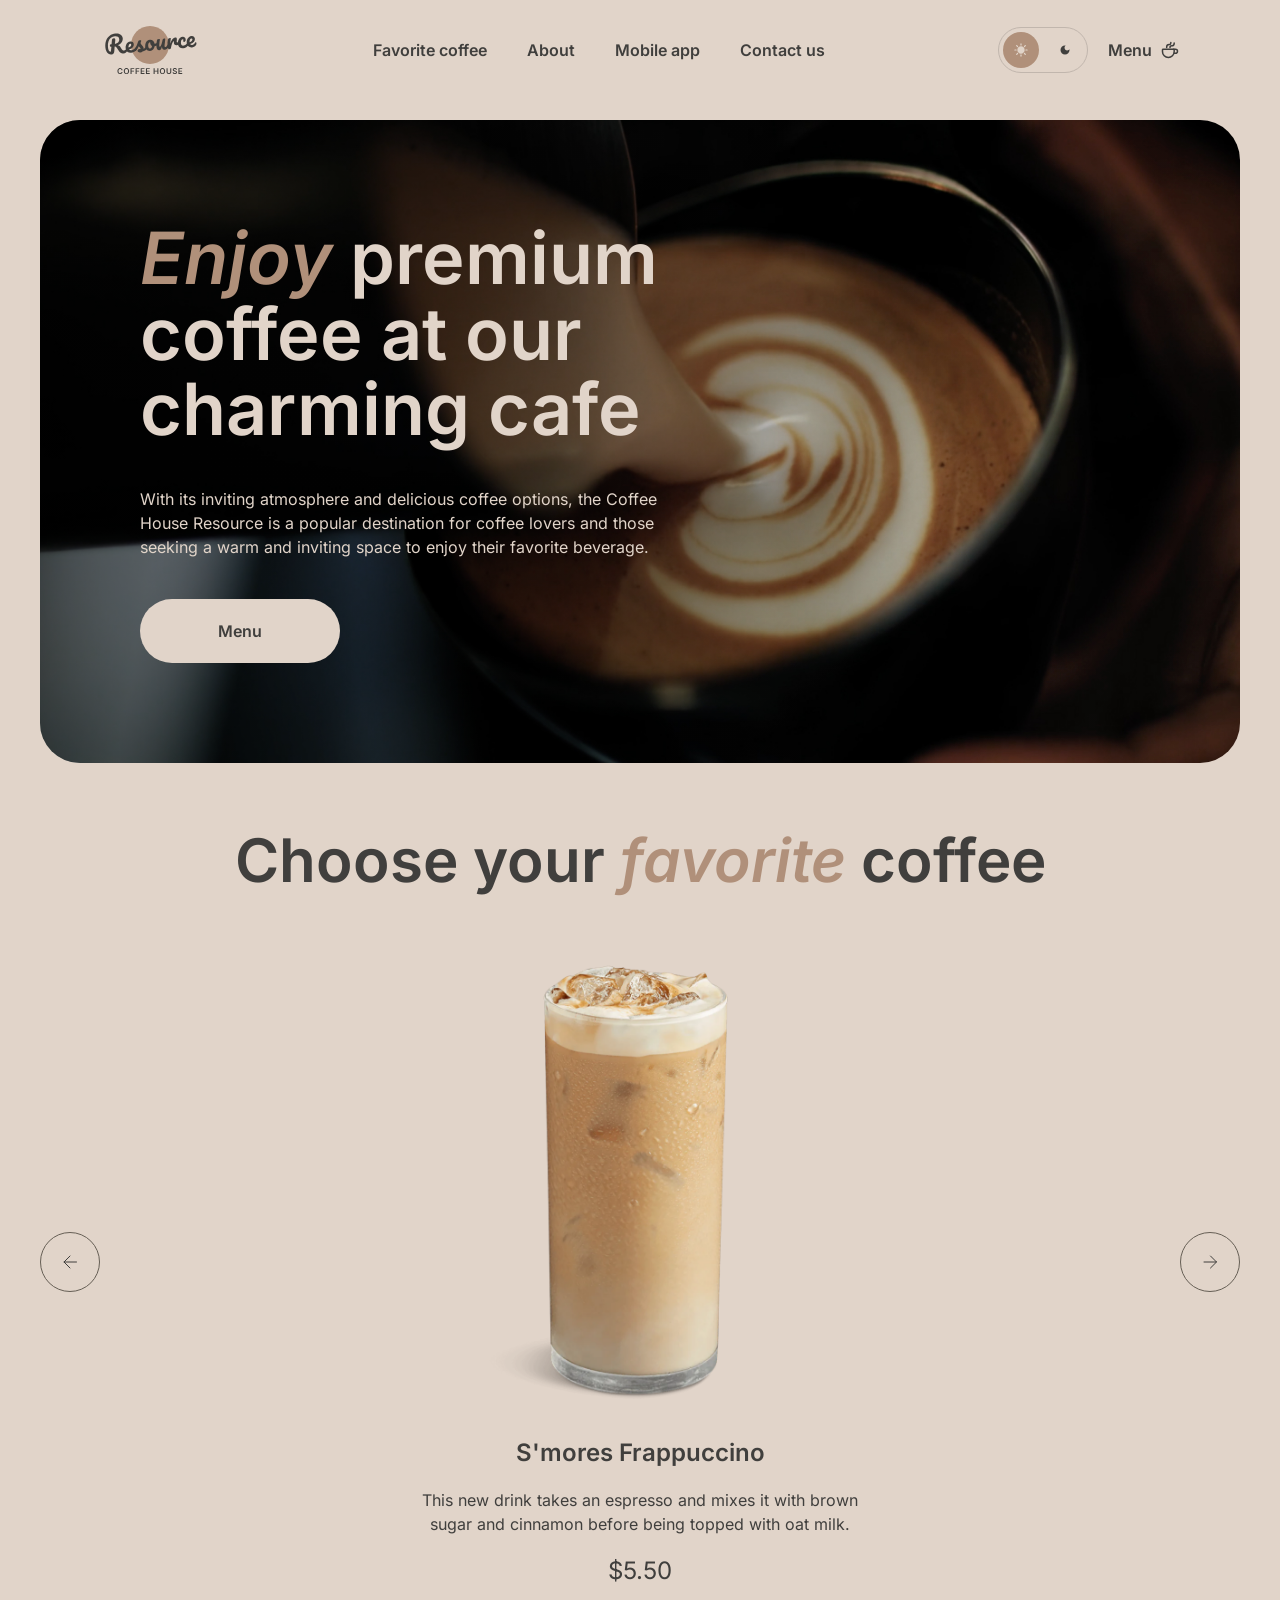
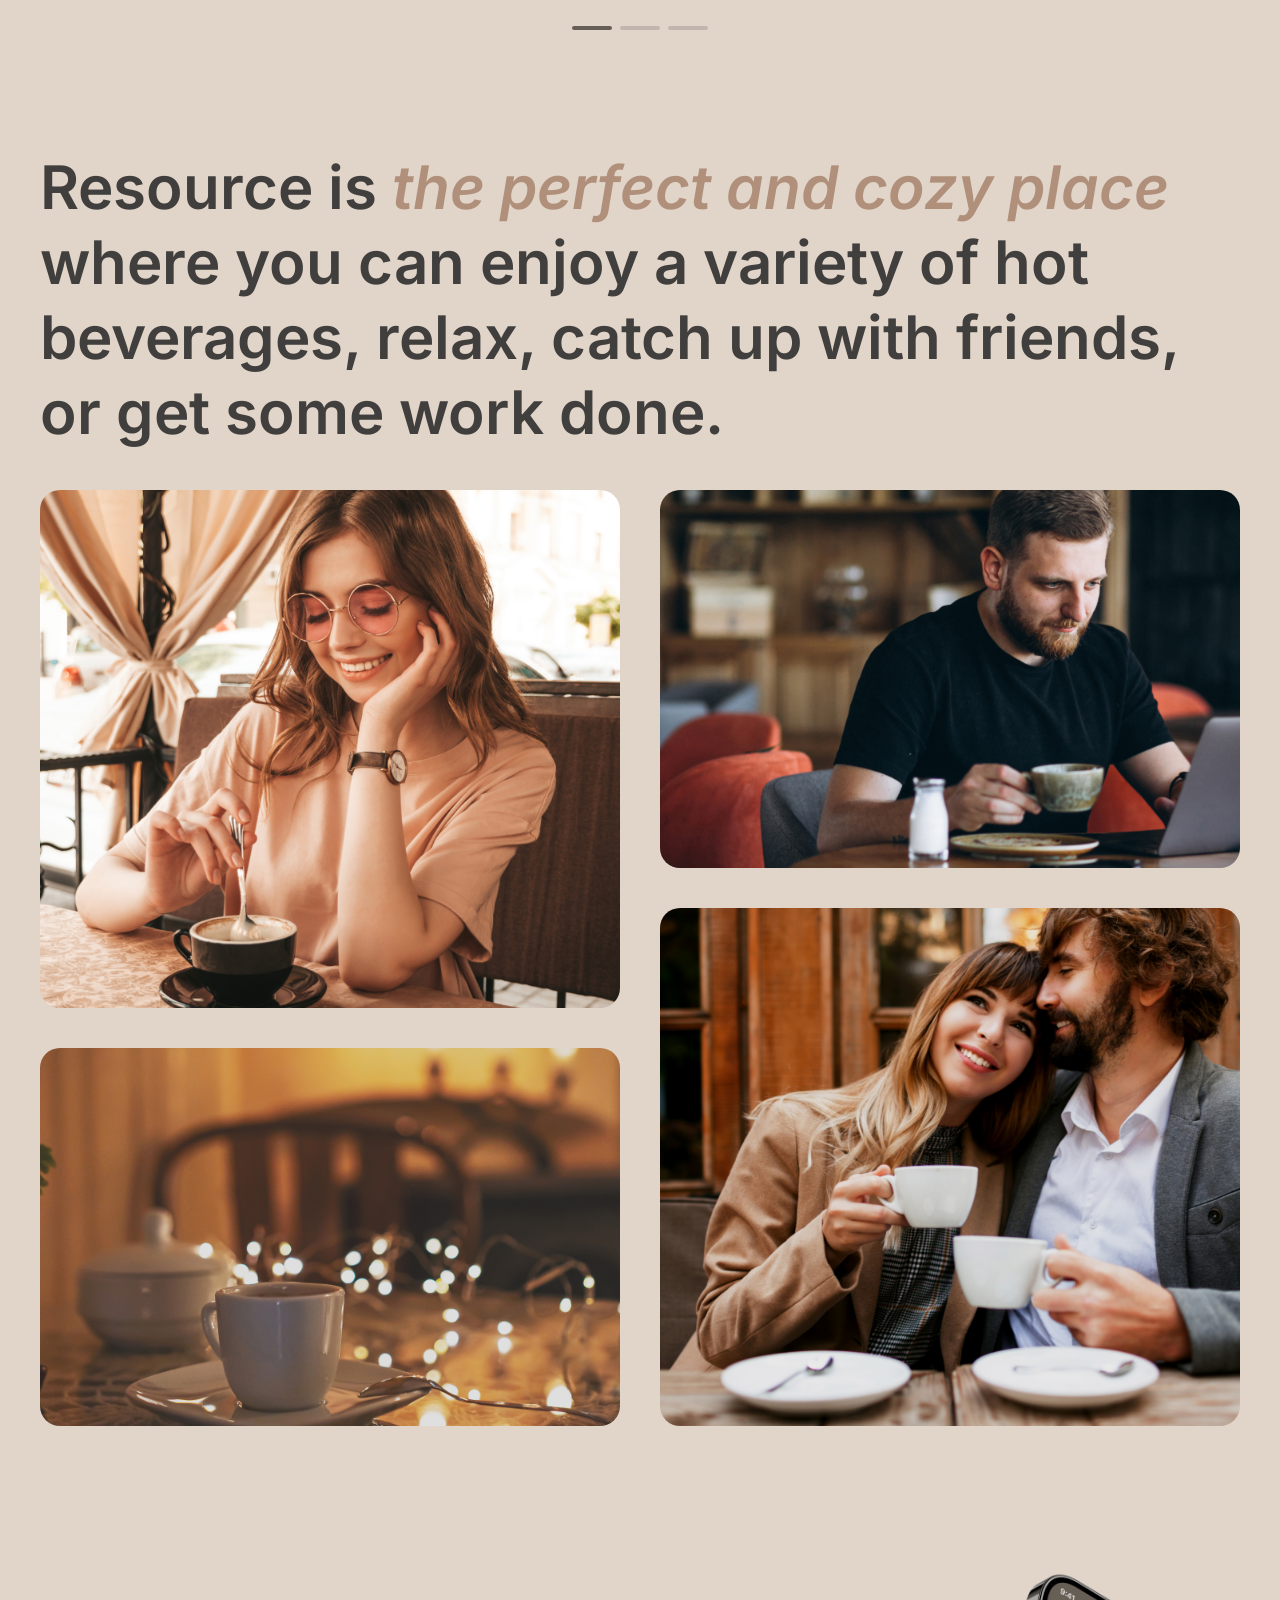
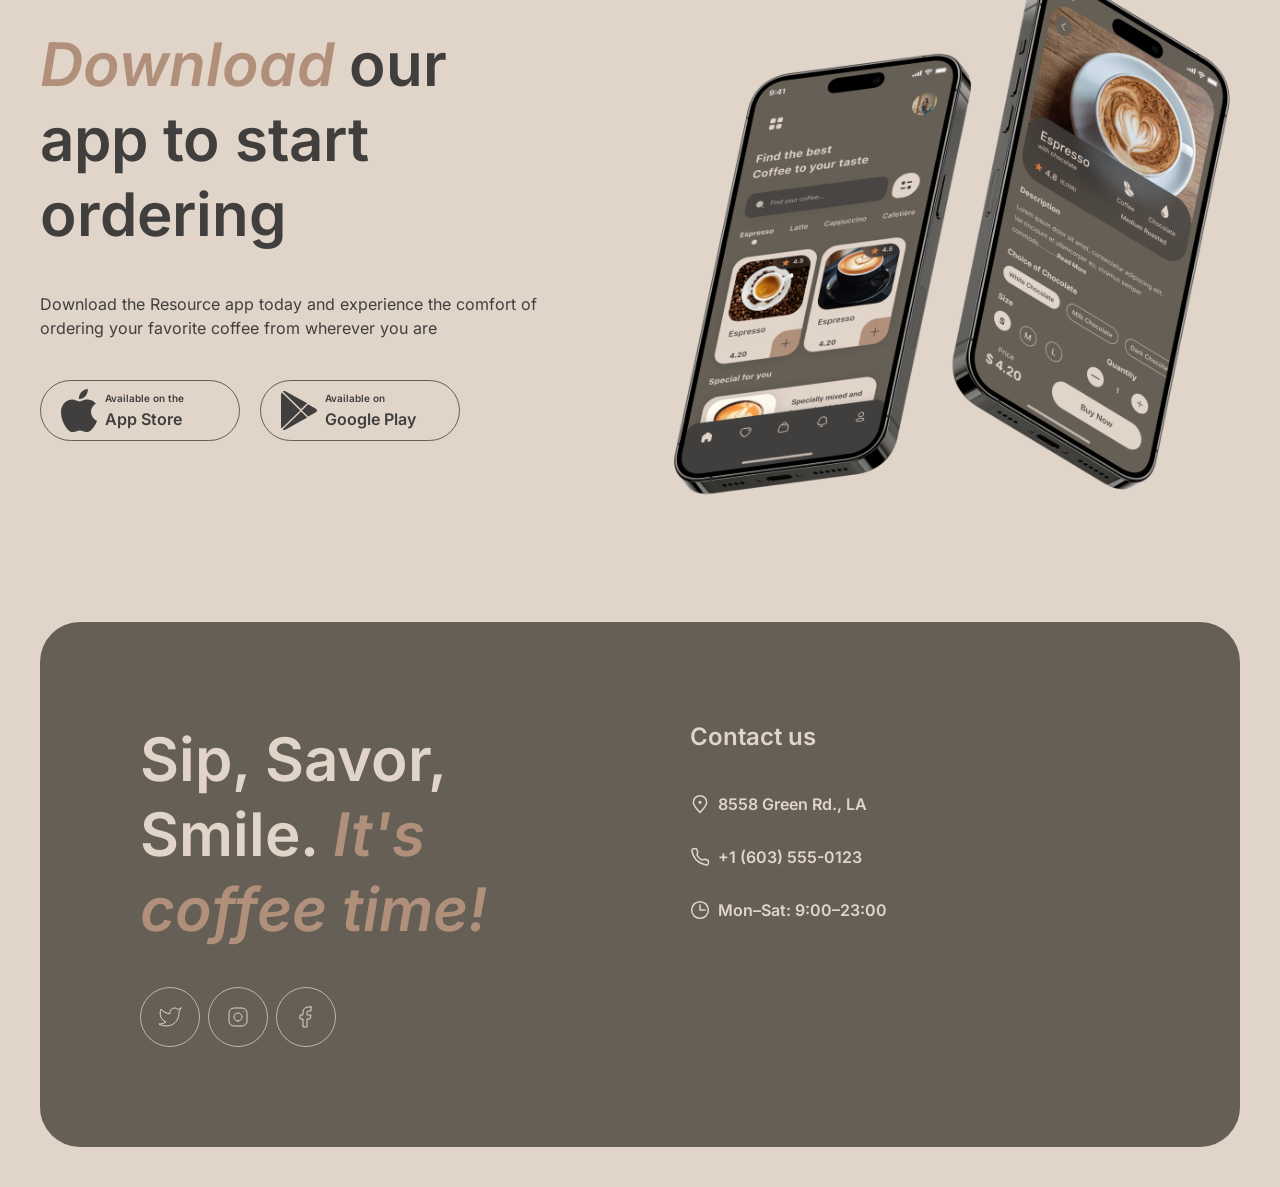
<file: index.html>
<!DOCTYPE html>
<html lang="en" data-theme="light">
<head>
  <meta charset="UTF-8">
  <script>
    (function () {
      try {
        var t = localStorage.getItem("theme");
        if (t !== "light" && t !== "dark") {
          t = window.matchMedia("(prefers-color-scheme: dark)").matches ? "dark" : "light";
        }
        document.documentElement.setAttribute("data-theme", t);
      } catch (e) {}
    })();
  </script>
  <meta name="viewport" content="width=device-width, initial-scale=1">
  <title>Resource — Coffee House</title>
  <meta name="description" content="Resource Coffee House — a cozy cafe serving specialty coffee, tea and desserts.">
  <link rel="icon" type="image/svg+xml" href="assets/icons/logo.svg">
  <link rel="stylesheet" href="css/vendor/modern-normalize.css">
  <link rel="stylesheet" href="css/tokens.css">
  <link rel="stylesheet" href="css/base.css">
  <link rel="stylesheet" href="css/layout.css">
  <link rel="stylesheet" href="css/header.css">
  <link rel="stylesheet" href="css/burger-menu.css">
  <link rel="stylesheet" href="css/footer.css">
  <link rel="stylesheet" href="css/home.css">
</head>
<body>
  <!-- SHARED HEADER — keep in sync with catalog.html -->
  <header class="site-header">
    <div class="container header-row">
      <a href="index.html" class="logo" aria-label="Resource — Coffee House">
        <svg aria-hidden="true" width="100" height="60" viewBox="0 0 100 60" fill="none" xmlns="http://www.w3.org/2000/svg">
          <path d="M69 25C69 35.4934 60.4934 44 50 44C39.5066 44 31 35.4934 31 25C31 14.5066 39.5066 6 50 6C60.4934 6 69 14.5066 69 25Z" fill="#B0907A"/>
          <g>
            <path d="M95.6783 22.2913C95.8855 22.2731 96.0533 22.3548 96.1816 22.5363C96.3258 22.7164 96.4126 22.9739 96.4419 23.3086C96.4921 23.8824 96.3998 24.3884 96.1651 24.8265C95.7788 25.5509 95.2357 26.1365 94.536 26.5831C93.8522 27.0284 93.0082 27.295 92.0041 27.3829C90.4739 27.5167 89.2467 27.1664 88.3225 26.3317C87.3968 25.4812 86.8656 24.2749 86.729 22.7128C86.6328 21.613 86.7746 20.5727 87.1546 19.5919C87.5332 18.5951 88.1045 17.7822 88.8686 17.1532C89.6486 16.5228 90.5566 16.1623 91.5927 16.0717C92.5171 15.9908 93.2827 16.2049 93.8894 16.714C94.4947 17.2071 94.8385 17.9238 94.9207 18.8642C95.017 19.964 94.7014 20.9473 93.9742 21.814C93.2615 22.6633 91.977 23.4021 90.1207 24.0303C90.5674 24.73 91.245 25.0401 92.1535 24.9606C92.807 24.9034 93.3278 24.7053 93.7157 24.3662C94.1195 24.0257 94.569 23.4724 95.0641 22.7064C95.2345 22.4505 95.4392 22.3122 95.6783 22.2913ZM91.3912 18.4503C90.8015 18.5019 90.3294 18.8885 89.9749 19.6101C89.6364 20.3304 89.5097 21.1766 89.5947 22.1489L89.5989 22.1968C90.5198 21.8913 91.2317 21.4918 91.7346 20.9981C92.2375 20.5043 92.4631 19.9626 92.4115 19.3729C92.385 19.07 92.2764 18.8386 92.0858 18.6786C91.9096 18.5013 91.6781 18.4252 91.3912 18.4503Z" fill="currentColor"/>
            <path d="M83.2974 28.1446C81.7354 28.2813 80.4777 27.9496 79.5243 27.1497C78.5855 26.3324 78.0527 25.1985 77.9258 23.748C77.8128 22.457 77.9688 21.303 78.3938 20.2861C78.8188 19.2692 79.4147 18.4622 80.1816 17.865C80.9485 17.2679 81.7782 16.9303 82.6708 16.8522C83.5475 16.7755 84.2479 16.9793 84.7721 17.4634C85.3108 17.9303 85.6157 18.5701 85.6869 19.383C85.7454 20.0524 85.6435 20.6315 85.3811 21.1203C85.1347 21.6076 84.7723 21.8722 84.2942 21.914C83.9913 21.9405 83.738 21.8904 83.5342 21.7637C83.3463 21.6356 83.2412 21.444 83.2189 21.189C83.2091 21.0774 83.2139 20.9485 83.2332 20.8023C83.2525 20.656 83.2674 20.5503 83.2778 20.4852C83.3365 20.2391 83.3569 20.0125 83.3387 19.8053C83.3206 19.5981 83.2509 19.4435 83.1295 19.3417C83.0241 19.2385 82.8758 19.1953 82.6845 19.212C82.3179 19.2441 81.9899 19.4414 81.7004 19.8041C81.4095 20.1507 81.1928 20.6114 81.0504 21.186C80.9079 21.7606 80.866 22.3826 80.9245 23.052C81.0863 24.901 81.9721 25.755 83.5819 25.6142C84.2354 25.557 84.9179 25.2805 85.6294 24.7846C86.3555 24.2713 87.0467 23.5443 87.7032 22.6035C87.875 22.3636 88.0804 22.2332 88.3195 22.2123C88.5267 22.1942 88.6944 22.2759 88.8227 22.4574C88.967 22.6375 89.0538 22.8949 89.083 23.2296C89.136 23.8353 89.0278 24.3427 88.7585 24.7517C88.0902 25.7417 87.2524 26.5378 86.245 27.1399C85.2522 27.7246 84.2697 28.0595 83.2974 28.1446Z" fill="currentColor"/>
            <path d="M69.548 29.3475C68.9424 29.4005 68.4841 29.1194 68.1733 28.5041C67.8784 27.8875 67.6696 26.8778 67.5469 25.4752C67.3656 23.4031 67.4883 21.4088 67.9149 19.4923C68.0179 19.0176 68.2197 18.6626 68.5204 18.4275C68.8356 18.1751 69.2881 18.0231 69.8778 17.9715C70.1966 17.9436 70.4232 17.9639 70.5577 18.0325C70.6922 18.101 70.7692 18.2468 70.7887 18.47C70.811 18.725 70.7417 19.3093 70.5807 20.2228C70.4771 20.8743 70.3984 21.4433 70.3446 21.9299C70.2908 22.4164 70.2627 23.0131 70.2603 23.72C70.6663 22.3032 71.1585 21.1359 71.7367 20.218C72.3149 19.3001 72.8988 18.6307 73.4883 18.2097C74.0938 17.7873 74.6595 17.5531 75.1855 17.5071C76.2216 17.4165 76.7849 17.8892 76.8756 18.9252C76.8937 19.1324 76.8659 19.6408 76.7922 20.4503C76.7204 21.099 76.6915 21.5031 76.7055 21.6625C76.7543 22.2203 76.9779 22.4818 77.3764 22.447C77.8227 22.4079 78.3658 22.0071 79.0058 21.2444C79.1949 21.019 79.401 20.8966 79.6241 20.8771C79.8313 20.859 79.9991 20.9407 80.1274 21.1222C80.2703 21.2863 80.3549 21.5198 80.3814 21.8227C80.433 22.4124 80.3141 22.8886 80.0246 23.2512C79.6187 23.7525 79.1276 24.197 78.5512 24.5847C77.9893 24.9551 77.3737 25.1696 76.7042 25.2281C75.8595 25.302 75.1951 25.1433 74.7112 24.752C74.2432 24.3593 73.9771 23.7964 73.9129 23.0632C73.892 22.8241 73.895 22.5829 73.9219 22.3396C73.9259 22.0181 73.923 21.8015 73.9132 21.6899C73.8909 21.4349 73.7921 21.3151 73.6168 21.3304C73.3777 21.3513 73.0826 21.6502 72.7316 22.227C72.395 22.7864 72.0739 23.5212 71.768 24.4313C71.4622 25.3414 71.2322 26.2931 71.0782 27.2863C70.9684 28.0508 70.8058 28.579 70.5905 28.8708C70.3896 29.1454 70.0422 29.3043 69.548 29.3475Z" fill="currentColor"/>
            <path d="M59.2455 30.2489C58.5282 30.3116 57.9099 30.0365 57.3905 29.4234C56.8856 28.793 56.5899 27.9837 56.5035 26.9955C56.3989 25.8 56.3831 24.7012 56.456 23.6991C56.5275 22.681 56.6978 21.598 56.9668 20.4502C57.0843 19.9581 57.2775 19.5959 57.5463 19.3635C57.815 19.1312 58.2602 18.9879 58.8819 18.9335C59.2325 18.9028 59.4765 18.9377 59.6138 19.0381C59.767 19.1371 59.8534 19.2982 59.8729 19.5214C59.884 19.6489 59.834 20.0869 59.7228 20.8354C59.615 21.4391 59.5342 21.9843 59.4804 22.4708C59.3081 24.1723 59.2463 25.302 59.2951 25.8598C59.3244 26.1946 59.3852 26.4302 59.4774 26.5666C59.5683 26.6872 59.7014 26.7398 59.8767 26.7244C60.1158 26.7035 60.3897 26.4386 60.6986 25.9298C61.0233 25.4195 61.3424 24.6608 61.6558 23.6537C61.9852 22.6452 62.2791 21.4149 62.5375 19.9628C62.6232 19.4735 62.7845 19.1141 63.0214 18.8845C63.2742 18.6536 63.6636 18.5152 64.1896 18.4691C64.5562 18.4371 64.8154 18.4626 64.9672 18.5457C65.1177 18.6128 65.2033 18.7659 65.2242 19.005C65.2591 19.4035 65.1554 20.5127 64.9131 22.3328C64.6453 24.412 64.5323 25.6907 64.5741 26.1689C64.6006 26.4718 64.6853 26.7053 64.8282 26.8694C64.9696 27.0177 65.144 27.0827 65.3512 27.0646C65.6699 27.0367 66.0278 26.8127 66.4247 26.3925C66.8361 25.955 67.3701 25.2658 68.0266 24.325C68.1983 24.0851 68.4037 23.9547 68.6428 23.9338C68.85 23.9157 69.0178 23.9974 69.1461 24.1789C69.2903 24.359 69.3771 24.6164 69.4064 24.9511C69.4622 25.5887 69.354 26.0961 69.0818 26.4732C68.4703 27.3779 67.7898 28.1361 67.0403 28.7478C66.3067 29.3581 65.4378 29.7071 64.4336 29.795C63.6686 29.8619 63.0769 29.6165 62.6587 29.0589C62.2565 28.4998 62.0086 27.6863 61.9152 26.6184C61.7391 27.7259 61.4058 28.5983 60.9155 29.2355C60.4238 29.8567 59.8671 30.1945 59.2455 30.2489Z" fill="currentColor"/>
            <path d="M57.5607 22.8797C57.7679 22.8615 57.9363 22.9512 58.066 23.1486C58.1957 23.3461 58.2745 23.6042 58.3024 23.923C58.3693 24.6881 58.178 25.1626 57.7283 25.3464C56.8012 25.7648 55.766 26.0481 54.6225 26.1964C54.4368 27.5617 53.9332 28.6899 53.1118 29.5809C52.2889 30.456 51.3116 30.943 50.18 31.042C49.2236 31.1257 48.3825 30.9664 47.6567 30.5641C46.9468 30.1604 46.3831 29.5914 45.9655 28.857C45.5479 28.1226 45.3 27.3091 45.222 26.4165C45.116 25.2051 45.253 24.109 45.6329 23.1282C46.0115 22.1314 46.5842 21.3345 47.3511 20.7373C48.1166 20.1243 48.9934 19.7745 49.9816 19.6881C51.193 19.5821 52.2023 19.9194 53.0094 20.7C53.831 21.4633 54.3593 22.4531 54.5942 23.6692C55.3391 23.5559 56.2178 23.3184 57.2301 22.9568C57.3548 22.9137 57.465 22.888 57.5607 22.8797ZM50.1495 28.4909C50.6596 28.4463 51.0798 28.2008 51.4101 27.7543C51.7564 27.3064 51.9591 26.6864 52.0183 25.8942C51.4949 25.6027 51.074 25.1978 50.7556 24.6796C50.4532 24.16 50.2755 23.5973 50.2225 22.9917C50.2002 22.7366 50.2018 22.4795 50.2273 22.2203L50.1077 22.2308C49.4702 22.2865 48.9634 22.6441 48.5874 23.3033C48.226 23.9453 48.0941 24.8241 48.1917 25.9399C48.2684 26.8165 48.4943 27.4713 48.8695 27.9043C49.2606 28.3358 49.6873 28.5314 50.1495 28.4909Z" fill="currentColor"/>
            <path d="M40.3097 32.4356C39.4808 32.5081 38.8265 32.3726 38.3468 32.0291C37.883 31.6842 37.6301 31.2727 37.5883 30.7945C37.552 30.3801 37.6721 30.0082 37.9484 29.6789C38.2248 29.3495 38.6578 29.1591 39.2476 29.1075C39.4548 29.0893 39.696 29.0923 39.9711 29.1164C40.2608 29.1232 40.4781 29.1283 40.6229 29.1317C40.5707 28.7187 40.4409 28.3365 40.2335 27.9853C40.0421 27.6326 39.8042 27.3001 39.5199 26.9877C39.2341 26.6593 38.9686 26.3774 38.7231 26.1419C38.3113 27.1255 37.8855 27.9498 37.4458 28.6146C37.022 29.2781 36.5476 29.9138 36.0226 30.5219C35.7608 30.8339 35.4705 31.0039 35.1517 31.0318C34.8967 31.0541 34.6818 30.9845 34.5071 30.8232C34.3309 30.6458 34.231 30.4217 34.2073 30.1507C34.1794 29.8319 34.2652 29.5273 34.4646 29.2368L34.742 28.8271C35.5238 27.6665 36.1072 26.7161 36.4921 25.9757C36.7227 25.4898 36.9877 24.8482 37.2874 24.0511C37.5857 23.238 37.8739 22.4017 38.152 21.5422C38.3935 20.8143 38.9924 20.4086 39.9488 20.3249C40.3951 20.2859 40.7094 20.2985 40.8917 20.3629C41.074 20.4272 41.1728 20.5471 41.1881 20.7224C41.1965 20.8181 41.1779 20.9723 41.1323 21.1851C41.0866 21.3978 41.0171 21.6127 40.9236 21.8297C40.6869 22.4286 40.586 22.9273 40.6209 23.3258C40.6418 23.5649 40.7445 23.8209 40.929 24.0938C41.1294 24.3654 41.4238 24.701 41.8121 25.1007C42.3807 25.7255 42.8135 26.2659 43.1103 26.7217C43.4217 27.1602 43.6018 27.6584 43.6507 28.2163C43.6646 28.3757 43.6682 28.6002 43.6614 28.8899C44.4159 28.5188 45.262 27.6337 46.1996 26.2346C46.3714 25.9947 46.5768 25.8643 46.8159 25.8434C47.0231 25.8253 47.1909 25.907 47.3192 26.0885C47.4634 26.2686 47.5502 26.526 47.5795 26.8607C47.6325 27.4664 47.5243 27.9738 47.2549 28.3828C46.5444 29.4408 45.8386 30.1851 45.1374 30.6159C44.4509 31.0293 43.575 31.2986 42.5099 31.4239C41.9197 32.0217 41.1863 32.3589 40.3097 32.4356Z" fill="currentColor"/>
            <path d="M36.617 26.7357C36.8242 26.7176 36.9919 26.7993 37.1202 26.9808C37.2645 27.1609 37.3513 27.4183 37.3805 27.753C37.4363 28.3906 37.3281 28.898 37.056 29.2751C36.529 30.044 35.75 30.7786 34.7192 31.4792C33.7042 32.1783 32.5831 32.5815 31.3558 32.6889C29.6822 32.8353 28.3434 32.4947 27.3395 31.6671C26.3355 30.8394 25.7645 29.6366 25.6264 28.0586C25.5302 26.9588 25.6721 25.9185 26.0521 24.9377C26.4306 23.9409 27.002 23.128 27.766 22.499C28.5461 21.8686 29.4541 21.5081 30.4901 21.4175C31.4146 21.3366 32.1802 21.5507 32.7869 22.0597C33.3921 22.5529 33.7359 23.2696 33.8182 24.21C33.9144 25.3098 33.5989 26.2931 32.8717 27.1597C32.159 28.0091 30.8825 28.7472 29.0421 29.3739C29.5047 30.0723 30.2939 30.3726 31.4096 30.275C32.1269 30.2123 32.9182 29.8941 33.7835 29.3205C34.6633 28.7296 35.4024 27.9984 36.0007 27.1269C36.1725 26.887 36.3779 26.7566 36.617 26.7357ZM30.2887 23.7961C29.6989 23.8477 29.2268 24.2343 28.8724 24.9559C28.5339 25.6762 28.4071 26.5224 28.4922 27.4947L28.4964 27.5425C29.4173 27.2371 30.1292 26.8375 30.632 26.3438C31.1349 25.8501 31.3606 25.3084 31.309 24.7187C31.2825 24.4158 31.1739 24.1844 30.9832 24.0244C30.8071 23.8471 30.5756 23.771 30.2887 23.7961Z" fill="currentColor"/>
            <path d="M27.6906 27.5167C27.8978 27.4985 28.0656 27.5802 28.1939 27.7617C28.3382 27.9418 28.4249 28.1993 28.4542 28.534C28.5086 29.1556 28.4004 29.663 28.1296 30.0561C27.4454 31.0475 26.7351 31.8324 25.9987 32.4107C25.261 32.9732 24.3581 33.3011 23.2902 33.3946C22.2541 33.4852 21.3451 33.2837 20.5631 32.7899C19.797 32.2948 19.028 31.3984 18.256 30.1008C17.6351 29.0629 17.151 28.3022 16.8035 27.8187C16.4547 27.3192 16.119 26.9711 15.7967 26.7745C15.4903 26.5764 15.1198 26.4723 14.6852 26.4621C14.6508 26.8024 14.5595 27.8705 14.4114 29.6662C14.3537 30.4743 14.3165 30.9674 14.3 31.1455C14.2256 32.1318 13.9724 32.9088 13.5402 33.4766C13.1067 34.0285 12.4038 34.347 11.4315 34.4321C10.3636 34.5255 9.38799 34.2976 8.50477 33.7485C7.63609 33.1821 6.9298 32.3605 6.38589 31.2838C5.84059 30.1912 5.50518 28.9276 5.37968 27.4931C5.1454 24.8153 5.40544 22.4637 6.15978 20.4383C6.93006 18.4114 8.10738 16.8147 9.69174 15.6482C11.2906 14.4643 13.1899 13.7762 15.3895 13.5838C16.9196 13.4499 18.223 13.5687 19.2994 13.9403C20.3759 14.3119 21.1968 14.8826 21.762 15.6522C22.3432 16.4205 22.6784 17.3147 22.7676 18.3348C22.8457 19.2274 22.7073 20.1229 22.3522 21.0212C22.0117 21.9022 21.4476 22.7065 20.66 23.4339C19.8724 24.1613 18.8869 24.7374 17.7034 25.1621C18.4866 25.3024 19.1057 25.5855 19.5605 26.0115C20.0154 26.4375 20.4891 27.0787 20.9816 27.935C21.5115 28.8523 22.0112 29.5153 22.4806 29.9239C22.966 30.3312 23.4955 30.5097 24.0693 30.4595C24.5794 30.4149 25.0509 30.205 25.4838 29.8298C25.9154 29.4387 26.4456 28.798 27.0744 27.9079C27.2461 27.668 27.4515 27.5376 27.6906 27.5167ZM11.3837 26.7269C10.8418 26.7743 10.4561 26.6796 10.2266 26.4427C10.013 26.2044 9.89225 25.9258 9.86436 25.6071C9.8309 25.2245 9.92394 24.9112 10.1435 24.6671C10.379 24.4217 10.6562 24.285 10.9749 24.2571L11.5727 24.2048C11.691 22.6205 11.8123 21.2527 11.9364 20.1015C12.053 19.0473 12.6771 18.4708 13.8088 18.3717C14.7173 18.2923 15.2071 18.659 15.2782 19.4719C15.2936 19.6472 15.2975 19.7834 15.2899 19.8804L14.9199 23.912C15.7764 23.7889 16.5393 23.5133 17.2085 23.0854C17.8937 22.656 18.4149 22.0965 18.7722 21.4067C19.1454 20.7155 19.2957 19.9556 19.2232 19.1267C19.1353 18.1226 18.7236 17.3636 17.988 16.8497C17.2524 16.3359 16.2232 16.1368 14.9002 16.2526C13.3382 16.3892 12.0016 16.8996 10.8904 17.7839C9.79381 18.6507 8.98568 19.8778 8.46605 21.4652C7.94503 23.0366 7.78003 24.9141 7.97108 27.0977C8.06033 28.1178 8.24063 28.9854 8.51198 29.7005C8.78334 30.4156 9.08648 30.9432 9.42139 31.2833C9.75631 31.6234 10.0592 31.7816 10.3302 31.7579C10.5374 31.7397 10.6957 31.6215 10.8051 31.4031C10.9304 31.1834 11.0127 30.8389 11.052 30.3697L11.3837 26.7269Z" fill="currentColor"/>
          </g>
          <g>
            <path d="M78.4032 54V48.1818H82.1873V49.0654H79.4572V50.6449H81.9913V51.5284H79.4572V53.1165H82.21V54H78.4032Z" fill="currentColor"/>
            <path d="M75.9698 49.7813C75.9433 49.5332 75.8316 49.34 75.6346 49.2017C75.4395 49.0635 75.1857 48.9943 74.8732 48.9943C74.6535 48.9943 74.4651 49.0275 74.3079 49.0938C74.1507 49.1601 74.0304 49.25 73.9471 49.3637C73.8638 49.4773 73.8211 49.607 73.8192 49.7529C73.8192 49.8741 73.8467 49.9792 73.9016 50.0682C73.9585 50.1572 74.0352 50.233 74.1317 50.2955C74.2283 50.3561 74.3353 50.4072 74.4528 50.4489C74.5702 50.4906 74.6886 50.5256 74.8079 50.554L75.3533 50.6904C75.573 50.7415 75.7842 50.8106 75.9869 50.8977C76.1914 50.9849 76.3742 51.0947 76.5352 51.2273C76.698 51.3599 76.8268 51.5199 76.9215 51.7074C77.0162 51.8949 77.0636 52.1146 77.0636 52.3665C77.0636 52.7074 76.9764 53.0076 76.8022 53.2671C76.628 53.5246 76.3761 53.7263 76.0465 53.8722C75.7189 54.0161 75.3221 54.0881 74.8562 54.0881C74.4035 54.0881 74.0105 54.018 73.6772 53.8779C73.3458 53.7377 73.0863 53.5332 72.8988 53.2642C72.7132 52.9953 72.6128 52.6676 72.5977 52.2813H73.6346C73.6497 52.4839 73.7122 52.6525 73.8221 52.787C73.9319 52.9214 74.0749 53.0218 74.2511 53.0881C74.4291 53.1544 74.628 53.1875 74.8477 53.1875C75.0768 53.1875 75.2776 53.1534 75.4499 53.0852C75.6242 53.0152 75.7605 52.9186 75.859 52.7955C75.9575 52.6705 76.0077 52.5246 76.0096 52.358C76.0077 52.2065 75.9632 52.0815 75.8761 51.983C75.7889 51.8826 75.6668 51.7993 75.5096 51.733C75.3543 51.6648 75.1725 51.6042 74.9641 51.5512L74.3022 51.3807C73.823 51.2576 73.4442 51.071 73.1658 50.821C72.8893 50.5692 72.7511 50.2349 72.7511 49.8182C72.7511 49.4754 72.8439 49.1752 73.0295 48.9176C73.217 48.6601 73.4717 48.4602 73.7937 48.3182C74.1156 48.1743 74.4802 48.1023 74.8874 48.1023C75.3003 48.1023 75.6621 48.1743 75.9727 48.3182C76.2852 48.4602 76.5304 48.6582 76.7085 48.912C76.8865 49.1638 76.9783 49.4536 76.984 49.7813H75.9698Z" fill="currentColor"/>
            <path d="M70.2083 48.1818H71.2623V51.983C71.2623 52.3996 71.1638 52.7661 70.9668 53.0824C70.7718 53.3987 70.4971 53.6459 70.143 53.8239C69.7888 54 69.375 54.0881 68.9015 54.0881C68.4261 54.0881 68.0113 54 67.6572 53.8239C67.303 53.6459 67.0284 53.3987 66.8333 53.0824C66.6382 52.7661 66.5407 52.3996 66.5407 51.983V48.1818H67.5947V51.8949C67.5947 52.1373 67.6477 52.3532 67.7538 52.5426C67.8617 52.732 68.0132 52.8807 68.2083 52.9887C68.4034 53.0947 68.6344 53.1478 68.9015 53.1478C69.1685 53.1478 69.3996 53.0947 69.5947 52.9887C69.7916 52.8807 69.9432 52.732 70.0492 52.5426C70.1553 52.3532 70.2083 52.1373 70.2083 51.8949V48.1818Z" fill="currentColor"/>
            <path d="M65.1442 51.0909C65.1442 51.7178 65.0268 52.2548 64.792 52.7017C64.559 53.1468 64.2408 53.4877 63.8374 53.7245C63.4359 53.9612 62.9804 54.0796 62.471 54.0796C61.9615 54.0796 61.505 53.9612 61.1016 53.7245C60.7001 53.4858 60.3819 53.144 60.1471 52.6989C59.9141 52.2519 59.7977 51.7159 59.7977 51.0909C59.7977 50.464 59.9141 49.9281 60.1471 49.483C60.3819 49.036 60.7001 48.6942 61.1016 48.4574C61.505 48.2207 61.9615 48.1023 62.471 48.1023C62.9804 48.1023 63.4359 48.2207 63.8374 48.4574C64.2408 48.6942 64.559 49.036 64.792 49.483C65.0268 49.9281 65.1442 50.464 65.1442 51.0909ZM64.0846 51.0909C64.0846 50.6496 64.0155 50.2775 63.8772 49.9745C63.7408 49.6695 63.5514 49.4394 63.309 49.2841C63.0666 49.1269 62.7872 49.0483 62.471 49.0483C62.1547 49.0483 61.8753 49.1269 61.6329 49.2841C61.3905 49.4394 61.2001 49.6695 61.0619 49.9745C60.9255 50.2775 60.8573 50.6496 60.8573 51.0909C60.8573 51.5322 60.9255 51.9053 61.0619 52.2102C61.2001 52.5133 61.3905 52.7434 61.6329 52.9006C61.8753 53.0559 62.1547 53.1335 62.471 53.1335C62.7872 53.1335 63.0666 53.0559 63.309 52.9006C63.5514 52.7434 63.7408 52.5133 63.8772 52.2102C64.0155 51.9053 64.0846 51.5322 64.0846 51.0909Z" fill="currentColor"/>
            <path d="M53.5923 54V48.1818H54.6462V50.6449H57.3423V48.1818H58.3991V54H57.3423V51.5284H54.6462V54H53.5923Z" fill="currentColor"/>
            <path d="M45.9485 54V48.1818H49.7326V49.0654H47.0025V50.6449H49.5366V51.5284H47.0025V53.1165H49.7553V54H45.9485Z" fill="currentColor"/>
            <path d="M40.6891 54V48.1818H44.4732V49.0654H41.7431V50.6449H44.2772V51.5284H41.7431V53.1165H44.496V54H40.6891Z" fill="currentColor"/>
            <path d="M35.6016 54V48.1818H39.3289V49.0654H36.6556V50.6449H39.0732V51.5284H36.6556V54H35.6016Z" fill="currentColor"/>
            <path d="M30.5141 54V48.1818H34.2414V49.0654H31.5681V50.6449H33.9857V51.5284H31.5681V54H30.5141Z" fill="currentColor"/>
            <path d="M29.1177 51.0909C29.1177 51.7178 29.0003 52.2548 28.7654 52.7017C28.5325 53.1468 28.2143 53.4877 27.8109 53.7245C27.4094 53.9612 26.9539 54.0796 26.4444 54.0796C25.9349 54.0796 25.4785 53.9612 25.0751 53.7245C24.6736 53.4858 24.3554 53.144 24.1205 52.6989C23.8876 52.2519 23.7711 51.7159 23.7711 51.0909C23.7711 50.464 23.8876 49.9281 24.1205 49.483C24.3554 49.036 24.6736 48.6942 25.0751 48.4574C25.4785 48.2207 25.9349 48.1023 26.4444 48.1023C26.9539 48.1023 27.4094 48.2207 27.8109 48.4574C28.2143 48.6942 28.5325 49.036 28.7654 49.483C29.0003 49.9281 29.1177 50.464 29.1177 51.0909ZM28.058 51.0909C28.058 50.6496 27.9889 50.2775 27.8506 49.9745C27.7143 49.6695 27.5249 49.4394 27.2825 49.2841C27.04 49.1269 26.7607 49.0483 26.4444 49.0483C26.1281 49.0483 25.8487 49.1269 25.6063 49.2841C25.3639 49.4394 25.1736 49.6695 25.0353 49.9745C24.8989 50.2775 24.8308 50.6496 24.8308 51.0909C24.8308 51.5322 24.8989 51.9053 25.0353 52.2102C25.1736 52.5133 25.3639 52.7434 25.6063 52.9006C25.8487 53.0559 26.1281 53.1335 26.4444 53.1335C26.7607 53.1335 27.04 53.0559 27.2825 52.9006C27.5249 52.7434 27.7143 52.5133 27.8506 52.2102C27.9889 51.9053 28.058 51.5322 28.058 51.0909Z" fill="currentColor"/>
            <path d="M22.5536 50.1449H21.4911C21.4608 49.9707 21.4049 49.8163 21.3235 49.6818C21.2421 49.5455 21.1407 49.4299 21.0195 49.3352C20.8983 49.2406 20.7601 49.1695 20.6048 49.1222C20.4513 49.0729 20.2856 49.0483 20.1076 49.0483C19.7913 49.0483 19.511 49.1279 19.2667 49.287C19.0224 49.4442 18.8311 49.6752 18.6928 49.9801C18.5546 50.2832 18.4854 50.6534 18.4854 51.0909C18.4854 51.536 18.5546 51.911 18.6928 52.2159C18.833 52.519 19.0243 52.7481 19.2667 52.9034C19.511 53.0568 19.7904 53.1335 20.1048 53.1335C20.279 53.1335 20.4419 53.1108 20.5934 53.0654C20.7468 53.018 20.8841 52.9489 21.0053 52.858C21.1284 52.7671 21.2317 52.6553 21.315 52.5227C21.4002 52.3902 21.4589 52.2387 21.4911 52.0682L22.5536 52.0739C22.5138 52.3504 22.4277 52.6099 22.2951 52.8523C22.1644 53.0947 21.993 53.3087 21.7809 53.4943C21.5688 53.6781 21.3207 53.822 21.0366 53.9262C20.7525 54.0284 20.4371 54.0796 20.0906 54.0796C19.5792 54.0796 19.1228 53.9612 18.7212 53.7245C18.3197 53.4877 18.0034 53.1459 17.7724 52.6989C17.5413 52.2519 17.4258 51.7159 17.4258 51.0909C17.4258 50.464 17.5423 49.9281 17.7752 49.483C18.0082 49.036 18.3254 48.6942 18.7269 48.4574C19.1284 48.2207 19.583 48.1023 20.0906 48.1023C20.4144 48.1023 20.7156 48.1477 20.994 48.2387C21.2724 48.3296 21.5205 48.4631 21.7383 48.6392C21.9561 48.8135 22.1351 49.0275 22.2752 49.2813C22.4173 49.5332 22.5101 49.821 22.5536 50.1449Z" fill="currentColor"/>
          </g>
        </svg>
      </a>

      <nav class="primary-nav" aria-label="Primary">
        <ul class="primary-nav__list">
          <li><a href="index.html#favorite-coffee" class="nav-link">Favorite coffee</a></li>
          <li><a href="index.html#about" class="nav-link">About</a></li>
          <li><a href="index.html#mobile-app" class="nav-link">Mobile app</a></li>
          <li><a href="index.html#contact" class="nav-link">Contact us</a></li>
        </ul>
      </nav>

      <div class="header-actions">
        <button type="button" id="theme-toggle" class="theme-toggle" aria-pressed="false" aria-label="Switch to dark theme">
          <span class="theme-toggle__icon theme-toggle__icon--sun" aria-hidden="true">
            <svg viewBox="0 0 36 36" fill="none"><path d="M17 10V8C17 7.45 17.45 7 18 7C18.55 7 19 7.45 19 8V10C19 10.55 18.55 11 18 11C17.45 11 17 10.55 17 10ZM24.36 13.05L25.77 11.63C26.16 11.24 26.16 10.61 25.77 10.22C25.38 9.83 24.75 9.83 24.36 10.22L22.95 11.64C22.56 12.03 22.56 12.66 22.95 13.05C23.34 13.44 23.97 13.44 24.36 13.05ZM28 17H26C25.45 17 25 17.45 25 18C25 18.55 25.45 19 26 19H28C28.55 19 29 18.55 29 18C29 17.45 28.55 17 28 17ZM18 25C17.45 25 17 25.45 17 26V28C17 28.55 17.45 29 18 29C18.55 29 19 28.55 19 28V26C19 25.45 18.55 25 18 25ZM11.64 13.05L10.22 11.64C9.83 11.25 9.83 10.61 10.22 10.23C10.61 9.85 11.25 9.84 11.63 10.23L13.04 11.64C13.43 12.03 13.43 12.67 13.04 13.05C12.65 13.43 12.02 13.44 11.64 13.05ZM22.95 22.95C22.56 23.34 22.56 23.98 22.95 24.36L24.36 25.77C24.75 26.16 25.39 26.16 25.77 25.77C26.16 25.38 26.16 24.74 25.77 24.36L24.36 22.95C23.98 22.56 23.34 22.56 22.95 22.95ZM8 19H10C10.55 19 11 18.55 11 18C11 17.45 10.55 17 10 17H8C7.45 17 7 17.45 7 18C7 18.55 7.45 19 8 19ZM11.64 25.78L13.05 24.37C13.44 23.98 13.44 23.34 13.05 22.96C12.66 22.58 12.02 22.57 11.64 22.96L10.23 24.37C9.84 24.76 9.84 25.4 10.23 25.78C10.61 26.17 11.25 26.17 11.64 25.78ZM18 12C14.69 12 12 14.69 12 18C12 21.31 14.69 24 18 24C21.31 24 24 21.31 24 18C24 14.69 21.31 12 18 12Z" fill="currentColor"/></svg>
          </span>
          <span class="theme-toggle__icon theme-toggle__icon--moon" aria-hidden="true">
            <svg viewBox="0 0 36 36" fill="none"><path d="M18 9C13.03 9 9 13.03 9 18C9 22.97 13.03 27 18 27C22.97 27 27 22.97 27 18C27 17.54 26.96 17.08 26.9 16.64C25.92 18.01 24.32 18.9 22.5 18.9C19.52 18.9 17.1 16.48 17.1 13.5C17.1 11.69 17.99 10.08 19.36 9.1C18.92 9.04 18.46 9 18 9Z" fill="currentColor"/></svg>
          </span>
        </button>

        <a href="catalog.html" class="nav-link header-menu-link">
          Menu
          <svg class="nav-link__icon" viewBox="0 0 20 20" fill="none" aria-hidden="true">
            <path d="M14.1667 9.76667V11.6667C14.1667 14.8883 11.555 17.5 8.33333 17.5C5.11167 17.5 2.5 14.8883 2.5 11.6667V9.76667C2.5 9.4353 2.76863 9.16667 3.1 9.16667H13.5667C13.898 9.16667 14.1667 9.4353 14.1667 9.76667Z" stroke="currentColor" stroke-width="1.5" stroke-linecap="round" stroke-linejoin="round"/>
            <path d="M10 7.5C10 6.66667 10.5952 5.83333 11.7857 5.83333C13.1007 5.83333 14.1667 4.76734 14.1667 3.45238V2.91667" stroke="currentColor" stroke-width="1.5" stroke-linecap="round" stroke-linejoin="round"/>
            <path d="M6.66667 7.5V7.08333C6.66667 5.70262 7.78595 4.58333 9.16667 4.58333C10.0871 4.58333 10.8333 3.83714 10.8333 2.91667V2.5" stroke="currentColor" stroke-width="1.5" stroke-linecap="round" stroke-linejoin="round"/>
            <path d="M13.3333 9.16667H15.4167C16.5673 9.16667 17.5 10.0994 17.5 11.25C17.5 12.4006 16.5673 13.3333 15.4167 13.3333H14.1667" stroke="currentColor" stroke-width="1.5" stroke-linecap="round" stroke-linejoin="round"/>
          </svg>
        </a>

        <button type="button" class="burger-button" aria-label="Open menu" aria-expanded="false" aria-controls="nav-drawer">
          <svg viewBox="0 0 16 16" fill="none" aria-hidden="true">
            <path class="burger-button__bar burger-button__bar--top" d="M0 4H16" stroke="currentColor" stroke-width="1.5"/>
            <path class="burger-button__bar burger-button__bar--bottom" d="M0 12H16" stroke="currentColor" stroke-width="1.5"/>
          </svg>
        </button>
      </div>
    </div>

    <div class="nav-drawer" id="nav-drawer">
      <nav class="nav-drawer__nav" aria-label="Mobile">
        <ul class="nav-drawer__list">
          <li><a href="index.html#favorite-coffee" class="nav-drawer__link">Favorite coffee</a></li>
          <li><a href="index.html#about" class="nav-drawer__link">About</a></li>
          <li><a href="index.html#mobile-app" class="nav-drawer__link">Mobile app</a></li>
          <li><a href="index.html#contact" class="nav-drawer__link">Contact us</a></li>
          <li>
            <a href="catalog.html" class="nav-drawer__link nav-drawer__link--menu">
              Menu
              <img src="assets/icons/cup.svg" alt="" class="nav-drawer__icon">
            </a>
          </li>
        </ul>
      </nav>
    </div>
  </header>
  <!-- /SHARED HEADER -->

  <main>
    <section class="hero">
      <div class="hero__container">
        <img src="assets/images/hero.jpg" alt="Barista pouring latte art into a cup of coffee" class="hero__image">
        <div class="hero__content">
          <h1 class="hero__heading"><span class="accent">Enjoy</span> premium coffee at our charming cafe</h1>
          <p class="hero__text">With its inviting atmosphere and delicious coffee options, the Coffee House Resource is a popular destination for coffee lovers and those seeking a warm and inviting space to enjoy their favorite beverage.</p>
          <a href="catalog.html" class="button-primary">Menu</a>
        </div>
      </div>
    </section>

    <section class="favorite-coffee" id="favorite-coffee">
      <div class="favorite-coffee__container">
        <h2 class="section-heading">Choose your <span class="accent">favorite</span> coffee</h2>

        <div class="slider">
          <button type="button" class="slider__arrow" aria-label="Previous slide">
            <svg viewBox="0 0 24 24" fill="none" aria-hidden="true">
              <path d="M18.5 12H6M12 18L6 12L12 6" stroke="currentColor" stroke-linecap="round" stroke-linejoin="round"/>
            </svg>
          </button>

          <div class="slider__viewport">
            <div class="slider__track">
              <article class="slider__slide">
                <img src="assets/images/slider/smores-frappuccino.png" alt="Tall glass of iced S'mores Frappuccino topped with whipped cream" class="slider__photo">
                <h3 class="slider__title">S'mores Frappuccino</h3>
                <p class="slider__description">This new drink takes an espresso and mixes it with brown sugar and cinnamon before being topped with oat milk.</p>
                <p class="slider__price">$5.50</p>
              </article>
              <article class="slider__slide">
                <img src="assets/images/slider/caramel-macchiato.png" alt="Layered Caramel Macchiato in a glass cup" class="slider__photo">
                <h3 class="slider__title">Caramel Macchiato</h3>
                <p class="slider__description">Fragrant and unique classic espresso with rich caramel-peanut syrup, with cream under whipped thick foam.</p>
                <p class="slider__price">$5.00</p>
              </article>
              <article class="slider__slide">
                <img src="assets/images/slider/ice-coffee.png" alt="Tall glass of ice coffee with ice cubes" class="slider__photo">
                <h3 class="slider__title">Ice coffee</h3>
                <p class="slider__description">A popular summer drink that tones and invigorates. Prepared from coffee, milk and ice.</p>
                <p class="slider__price">$4.50</p>
              </article>
            </div>
          </div>

          <button type="button" class="slider__arrow" aria-label="Next slide">
            <svg viewBox="0 0 24 24" fill="none" aria-hidden="true">
              <path d="M6 12H18.5M12.5 18L18.5 12L12.5 6" stroke="currentColor" stroke-linecap="round" stroke-linejoin="round"/>
            </svg>
          </button>
        </div>

        <div class="slider__controls">
          <span class="slider__dot slider__dot--active"></span>
          <span class="slider__dot"></span>
          <span class="slider__dot"></span>
        </div>
      </div>
    </section>

    <section class="about" id="about">
      <div class="about__container">
        <h2 class="about__heading">Resource is <span class="accent">the perfect and cozy place</span> where you can enjoy a variety of hot beverages, relax, catch up with friends, or get some work done.</h2>

        <div class="about__images">
          <div class="about__column">
            <img src="assets/images/about/woman-with-coffee.jpg" alt="Woman smiling while stirring her coffee at a cafe table" class="about__photo about__photo--tall">
            <img src="assets/images/about/candlelit-cup.jpg" alt="Coffee cup on a saucer beside warm string lights" class="about__photo about__photo--short">
          </div>
          <div class="about__column">
            <img src="assets/images/about/man-with-laptop.jpg" alt="Man working on a laptop while holding a cup of coffee" class="about__photo about__photo--short">
            <img src="assets/images/about/couple-with-coffee.jpg" alt="Couple smiling together over cups of coffee" class="about__photo about__photo--tall">
          </div>
        </div>
      </div>
    </section>

    <section class="mobile-app" id="mobile-app">
      <div class="mobile-app__container">
        <div class="mobile-app__offer">
          <h2 class="mobile-app__heading"><span class="accent">Download</span> our app to start ordering</h2>
          <p>Download the Resource app today and experience the comfort of ordering your favorite coffee from wherever you are</p>
          <div class="mobile-app__buttons">
            <a href="https://www.apple.com/app-store/" target="_blank" rel="noopener noreferrer" class="store-badge">
              <svg aria-hidden="true" width="26.4093" height="31.6485" viewBox="0 0 26.4093 31.6485" fill="none" xmlns="http://www.w3.org/2000/svg">
                <path d="M22.0578 16.8306C22.0209 12.8323 25.4156 10.8871 25.5708 10.7966C23.6483 8.06361 20.6684 7.69021 19.6213 7.66043C17.1185 7.40364 14.6909 9.12057 13.4159 9.12057C12.1156 9.12057 10.1523 7.68524 8.03638 7.72742C5.31352 7.76836 2.76624 9.30541 1.36919 11.6922C-1.51399 16.5589 0.636305 23.7107 3.39861 27.6446C4.7804 29.5711 6.39503 31.7223 8.50843 31.6466C10.576 31.5635 11.3483 30.3614 13.8435 30.3614C16.3157 30.3614 17.0409 31.6466 19.1963 31.5982C21.4153 31.5635 22.8124 29.6629 24.1458 27.719C25.7426 25.5108 26.3839 23.3361 26.4093 23.2245C26.3572 23.2071 22.0998 21.6229 22.0578 16.8306Z" fill="currentColor"/>
                <path d="M17.9863 5.07263C19.0983 3.71671 19.8592 1.872 19.648 0C18.0384 0.0694711 16.0256 1.08549 14.8664 2.41164C13.8409 3.58025 12.9248 5.49566 13.1615 7.29695C14.9695 7.42845 16.8259 6.40747 17.9863 5.07263Z" fill="currentColor"/>
              </svg>
              <span class="store-badge__text">
                <span class="store-badge__caption">Available on the</span>
                <span class="store-badge__label">App Store</span>
              </span>
            </a>
            <a href="https://play.google.com/store" target="_blank" rel="noopener noreferrer" class="store-badge">
              <svg aria-hidden="true" width="30.3433" height="32.7934" viewBox="0 0 30.3433 32.7934" fill="none" xmlns="http://www.w3.org/2000/svg">
                <path d="M0.572202 31.3904C0.209755 31.0204 0 30.4445 0 29.6986V3.09394C0 2.34807 0.209755 1.77213 0.572202 1.4022L0.661658 1.32099L15.9523 16.2233V16.5752L0.661658 31.4776L0.572202 31.3904Z" fill="currentColor"/>
                <path d="M22.8943 11.2534L17.803 16.2234V16.5753L22.9004 21.5452L23.0146 21.4805L29.0512 18.1317C30.774 17.1813 30.774 15.6174 29.0512 14.661L23.0146 11.3181L22.8943 11.2534V11.2534Z" fill="currentColor"/>
                <path d="M22.09 10.3926L16.8784 15.4739L1.49835 0.476785C2.07055 -0.109685 3.00366 -0.180363 4.06478 0.406106L22.09 10.3926" fill="currentColor"/>
                <path d="M22.09 22.4059L4.06478 32.3924C3.00366 32.9729 2.07055 32.9022 1.49835 32.3157L16.8784 17.3246L22.09 22.4059Z" fill="currentColor"/>
              </svg>
              <span class="store-badge__text">
                <span class="store-badge__caption">Available on</span>
                <span class="store-badge__label">Google Play</span>
              </span>
            </a>
          </div>
        </div>
        <img src="assets/images/app/mobile-screens.png" alt="Two phones showing the Resource app's coffee ordering screens" class="mobile-app__image">
      </div>
    </section>
  </main>

  <!-- SHARED FOOTER — keep in sync with catalog.html -->
  <footer class="site-footer" id="contact">
    <div class="footer-card">
      <div class="footer-offer">
        <h2 class="footer-heading">Sip, Savor, Smile. <span class="accent">It's coffee time!</span></h2>
        <div class="footer-socials">
          <a href="https://twitter.com/" target="_blank" rel="noopener noreferrer" class="social-icon" aria-label="Twitter (opens in a new tab)">
            <img src="assets/icons/social/twitter.svg" alt="" aria-hidden="true">
          </a>
          <a href="https://instagram.com/" target="_blank" rel="noopener noreferrer" class="social-icon" aria-label="Instagram (opens in a new tab)">
            <img src="assets/icons/social/instagram.svg" alt="" aria-hidden="true">
          </a>
          <a href="https://facebook.com/" target="_blank" rel="noopener noreferrer" class="social-icon" aria-label="Facebook (opens in a new tab)">
            <img src="assets/icons/social/facebook.svg" alt="" aria-hidden="true">
          </a>
        </div>
      </div>
      <div class="footer-contacts">
        <h3 class="footer-subheading">Contact us</h3>
        <div class="contact-list">
          <a href="https://www.google.com/maps/search/?api=1&query=8558+Green+Rd,+Los+Angeles,+CA" target="_blank" rel="noopener noreferrer" class="contact-link" aria-label="8558 Green Rd., LA (opens in a map in a new tab)">
            <img src="assets/icons/contact/pin.svg" alt="" aria-hidden="true">
            8558 Green Rd., LA
          </a>
          <a href="tel:+16035550123" class="contact-link">
            <img src="assets/icons/contact/phone.svg" alt="" aria-hidden="true">
            +1 (603) 555-0123
          </a>
          <span class="contact-link">
            <img src="assets/icons/contact/clock.svg" alt="" aria-hidden="true">
            Mon–Sat: 9:00–23:00
          </span>
        </div>
      </div>
    </div>
  </footer>
  <!-- /SHARED FOOTER -->

  <script src="js/theme-toggle.js" defer></script>
  <script src="js/utils.js" defer></script>
  <script src="js/burger-menu.js" defer></script>
  <script src="js/slider.js" defer></script>
</body>
</html>
</file>
<file: css/tokens.css>
/* Design tokens pulled from Figma "Colors", "Colors [Dark]", "Typography", "Links & Buttons" pages */

:root,
[data-theme="light"] {
  --color-bg-page: #e1d4c9;
  --color-bg-surface: #665f55;
  --color-bg-overlay: rgba(64, 63, 61, 0.8);
  --color-text-primary: #403f3d;
  --color-text-inverse: #e1d4c9;
  --color-text-accent: #b0907a;
  --color-border-primary: #c1b6ad;
  --color-border-inverse: #665f55;
}

[data-theme="dark"] {
  --color-bg-page: #292826;
  --color-bg-surface: #403f3d;
  --color-bg-overlay: rgba(41, 40, 38, 0.8);
  --color-text-primary: #e1d4c9;
  --color-text-inverse: #e1d4c9;
  --color-text-accent: #b0907a;
  --color-border-primary: #665f55;
  --color-border-inverse: #c1b6ad;
}

:root {
  /* theme-invariant */
  --color-focus-ring: #b0907a;

  /* type */
  --font-family: "Inter", sans-serif;
  --fs-h1: 72px;
  --lh-h1: 1.05;
  --fs-h2: 60px;
  --lh-h2: 1.25;
  --fs-h3: 24px;
  --lh-h3: 1.25;
  --fs-body: 16px;
  --lh-body: 1.5;
  --fs-caption: 10px;
  --lh-caption: 1.4;
  --fs-action: 16px;
  --lh-action: 1.5;
  --fw-regular: 400;
  --fw-semibold: 600;

  /* spacing */
  --space-2xs: 8px;
  --space-xs: 20px;
  --space-sm: 40px;
  --space-md: 60px;
  --space-lg: 100px;

  /* radius */
  --radius-card: 40px;
  --radius-photo: 20px;
  --radius-pill: 999px;

  /* motion */
  --transition-fast: 150ms ease;
  --transition-theme: 200ms ease-out;
}
</file>
<file: css/base.css>
@font-face {
  font-family: "Inter";
  font-style: normal;
  font-weight: 400;
  font-display: swap;
  src: url("../assets/fonts/Inter-Regular.woff2") format("woff2");
}

@font-face {
  font-family: "Inter";
  font-style: normal;
  font-weight: 600;
  font-display: swap;
  src: url("../assets/fonts/Inter-SemiBold.woff2") format("woff2");
}

@font-face {
  font-family: "Inter";
  font-style: italic;
  font-weight: 600;
  font-display: swap;
  src: url("../assets/fonts/Inter-SemiBoldItalic.woff2") format("woff2");
}

*,
*::before,
*::after {
  box-sizing: border-box;
}

html {
  scroll-behavior: smooth;
  scroll-padding-top: 100px;
}

body {
  font-family: var(--font-family);
  font-size: var(--fs-body);
  line-height: var(--lh-body);
  font-weight: var(--fw-regular);
  color: var(--color-text-primary);
  background-color: var(--color-bg-page);
}

img {
  display: block;
  max-width: 100%;
}

a {
  color: inherit;
  text-decoration: none;
}

button {
  font: inherit;
  color: inherit;
  background: none;
  border: none;
  cursor: pointer;
  padding: 0;
}

h1,
h2,
h3 {
  font-weight: var(--fw-semibold);
  margin: 0;
}

h1 {
  font-size: var(--fs-h1);
  line-height: var(--lh-h1);
}

h2 {
  font-size: var(--fs-h2);
  line-height: var(--lh-h2);
}

h3 {
  font-size: var(--fs-h3);
  line-height: var(--lh-h3);
}

p {
  margin: 0;
}

ul {
  margin: 0;
  padding: 0;
  list-style: none;
}

.accent {
  font-style: italic;
  color: var(--color-text-accent);
}

.scroll-locked {
  overflow: hidden;
}

.visually-hidden {
  position: absolute;
  width: 1px;
  height: 1px;
  padding: 0;
  margin: -1px;
  overflow: hidden;
  clip: rect(0, 0, 0, 0);
  white-space: nowrap;
  border: 0;
}

:focus-visible {
  outline: 2px solid var(--color-focus-ring);
  outline-offset: 2px;
}

:focus:not(:focus-visible) {
  outline: none;
}
</file>
<file: css/layout.css>
.container {
  max-width: 1440px;
  margin-inline: auto;
  padding-inline: var(--space-lg);
}

@media (max-width: 768px) {
  .container {
    padding-inline: var(--space-sm);
  }
}

@media (max-width: 600px) {
  .container {
    padding-inline: 16px;
  }
}

main {
  display: block;
  overflow-x: clip;
}
</file>
<file: css/header.css>
.site-header {
  padding-block: var(--space-xs);
  background-color: var(--color-bg-page);
  position: sticky;
  top: 0;
  z-index: 10;
}

.header-row {
  display: flex;
  align-items: center;
  justify-content: space-between;
  gap: var(--space-xs);
}

.logo {
  display: block;
  flex-shrink: 0;
  width: 100px;
  height: 60px;
  transition: opacity var(--transition-fast);
}

.logo:hover {
  opacity: 0.8;
}

.primary-nav {
  flex: 1 0 0;
  display: flex;
  justify-content: center;
}

.primary-nav__list {
  display: flex;
  align-items: center;
  gap: var(--space-sm);
}

.nav-link {
  position: relative;
  display: inline-flex;
  align-items: center;
  gap: var(--space-2xs);
  font-size: var(--fs-action);
  line-height: var(--lh-action);
  font-weight: var(--fw-semibold);
  padding-block: var(--space-2xs);
}

.nav-link::after {
  content: "";
  position: absolute;
  left: 0;
  bottom: 0;
  width: 100%;
  height: 1px;
  background-color: currentColor;
  transform: scaleX(0);
  transform-origin: left;
  transition: transform var(--transition-fast);
}

.nav-link:hover::after,
.nav-link:focus-visible::after {
  transform: scaleX(1);
}

.nav-link__icon {
  width: 20px;
  height: 20px;
}

.header-actions {
  display: flex;
  align-items: center;
  gap: var(--space-xs);
  flex-shrink: 0;
}

.theme-toggle {
  display: flex;
  align-items: center;
  gap: var(--space-2xs);
  padding: 4px;
  border: 1px solid var(--color-border-primary);
  border-radius: var(--radius-pill);
}

.theme-toggle__icon {
  display: flex;
  align-items: center;
  justify-content: center;
  width: 36px;
  height: 36px;
  border-radius: 50%;
  color: var(--color-text-primary);
  transition: background-color var(--transition-theme), color var(--transition-theme);
}

.theme-toggle__icon svg {
  width: 18px;
  height: 18px;
}

.theme-toggle__icon--sun svg {
  width: 22px;
  height: 22px;
}

.theme-toggle__icon--sun {
  background-color: var(--color-text-accent);
  color: var(--color-text-inverse);
}

[data-theme="dark"] .theme-toggle__icon--sun {
  background-color: transparent;
  color: var(--color-text-primary);
}

[data-theme="dark"] .theme-toggle__icon--moon {
  background-color: var(--color-text-accent);
  color: var(--color-bg-page);
}

.burger-button {
  display: none;
  align-items: center;
  justify-content: center;
  width: 44px;
  height: 44px;
  border: 1px solid var(--color-border-inverse);
  border-radius: 50%;
  flex-shrink: 0;
}

.burger-button svg {
  width: 16px;
  height: 8px;
}

@media (max-width: 768px) {
  .primary-nav {
    display: none;
  }

  .header-menu-link {
    display: none;
  }

  .burger-button {
    display: flex;
  }
}
</file>
<file: css/burger-menu.css>
.burger-button__bar {
  transform-box: fill-box;
  transform-origin: center;
  transition: transform var(--transition-fast);
}

.burger-button.is-open .burger-button__bar--top {
  transform: translateY(4px) rotate(45deg);
}

.burger-button.is-open .burger-button__bar--bottom {
  transform: translateY(-4px) rotate(-45deg);
}

.nav-drawer {
  display: none;
}

@media (max-width: 768px) {
  .site-header.is-menu-open {
    position: fixed;
    inset: 0;
    display: flex;
    flex-direction: column;
  }

  .site-header.is-menu-open .header-row {
    flex: 0 0 auto;
    margin-inline: 0;
  }

  .nav-drawer {
    display: block;
    height: 0;
    flex: 1 1 auto;
    min-height: 0;
    overflow-y: auto;
    background-color: var(--color-bg-page);
    opacity: 0;
    transform: translateY(-8px);
    transition: opacity var(--transition-fast), transform var(--transition-fast);
  }

  .nav-drawer.is-open {
    opacity: 1;
    transform: translateY(0);
  }

  .nav-drawer__nav {
    height: 100%;
    display: flex;
    align-items: center;
    justify-content: center;
    padding-block: var(--space-sm);
  }

  .nav-drawer__list {
    display: flex;
    flex-direction: column;
    align-items: center;
    gap: var(--space-sm);
  }

  .nav-drawer__link {
    display: inline-flex;
    align-items: center;
    gap: var(--space-2xs);
    font-size: var(--fs-h3);
    line-height: var(--lh-h3);
    font-weight: var(--fw-semibold);
    transition: color var(--transition-fast);
  }

  .nav-drawer__link:hover,
  .nav-drawer__link:focus-visible {
    color: var(--color-text-accent);
  }

  .nav-drawer__icon {
    width: 24px;
    height: 24px;
  }
}
</file>
<file: css/footer.css>
.site-footer {
  padding-inline: var(--space-sm);
  padding-block: var(--space-sm);
}

.footer-card {
  max-width: 1360px;
  margin-inline: auto;
  background-color: var(--color-bg-surface);
  border-radius: var(--radius-card);
  padding: var(--space-lg);
  display: flex;
  gap: var(--space-lg);
  color: var(--color-text-inverse);
  transition: background-color var(--transition-theme);
}

.footer-offer,
.footer-contacts {
  flex: 1 0 0;
  min-width: 0;
  display: flex;
  flex-direction: column;
  gap: var(--space-sm);
}

.footer-heading {
  font-size: var(--fs-h2);
  line-height: var(--lh-h2);
  color: var(--color-text-inverse);
}

.footer-socials {
  display: flex;
  gap: var(--space-2xs);
}

.social-icon {
  display: flex;
  align-items: center;
  justify-content: center;
  width: 60px;
  height: 60px;
  border-radius: 50%;
  border: 1px solid var(--color-border-primary);
  transition: background-color var(--transition-fast), border-color var(--transition-fast);
}

.social-icon:hover,
.social-icon:focus-visible {
  background-color: rgba(225, 212, 201, 0.15);
  border-color: var(--color-text-inverse);
}

.social-icon img {
  width: 24px;
  height: 24px;
}

.footer-subheading {
  font-size: var(--fs-h3);
  line-height: var(--lh-h3);
}

.contact-list {
  display: flex;
  flex-direction: column;
  gap: var(--space-xs);
}

.contact-link {
  display: inline-flex;
  align-items: center;
  gap: var(--space-2xs);
  font-size: var(--fs-action);
  line-height: var(--lh-action);
  font-weight: var(--fw-semibold);
  padding-bottom: var(--space-2xs);
  border-bottom: 1px solid transparent;
  transition: border-color var(--transition-fast);
}

.contact-link:hover,
.contact-link:focus-visible {
  border-bottom-color: currentColor;
}

.contact-link img {
  width: 20px;
  height: 20px;
}

@media (max-width: 768px) {
  .site-footer {
    padding-inline: var(--space-xs);
  }

  .footer-card {
    flex-direction: column;
    padding: var(--space-sm);
  }
}

@media (max-width: 600px) {
  .site-footer {
    padding-inline: 16px;
  }

  .footer-card {
    padding: var(--space-xs);
  }

  .footer-heading {
    font-size: clamp(32px, 8vw, var(--fs-h2));
  }
}
</file>
<file: css/home.css>
.button-primary {
  display: inline-flex;
  align-items: center;
  justify-content: center;
  gap: var(--space-2xs);
  width: 200px;
  padding: var(--space-xs) 78px;
  border-radius: var(--radius-pill);
  background-color: var(--color-text-inverse);
  color: var(--color-text-primary);
  font-size: var(--fs-action);
  line-height: var(--lh-action);
  font-weight: var(--fw-semibold);
  text-align: center;
  transition: background-color var(--transition-fast), color var(--transition-fast);
}

.button-primary:hover,
.button-primary:focus-visible {
  background-color: var(--color-bg-surface);
  color: var(--color-text-inverse);
}

[data-theme="dark"] .button-primary {
  background-color: var(--color-bg-page);
}

/* Hero */

.hero {
  padding-inline: var(--space-sm);
  padding-top: var(--space-xs);
}

.hero__container {
  position: relative;
  max-width: 1360px;
  margin-inline: auto;
  border-radius: var(--radius-card);
  overflow: hidden;
  padding: var(--space-lg);
  display: flex;
  align-items: center;
  min-height: 500px;
}

.hero__image {
  position: absolute;
  inset: 0;
  width: 100%;
  height: 100%;
  object-fit: cover;
  z-index: -2;
}

.hero__container::before {
  content: "";
  position: absolute;
  inset: 0;
  z-index: -1;
  background: linear-gradient(90deg, rgba(0, 0, 0, 0.55) 0%, rgba(0, 0, 0, 0.35) 45%, rgba(0, 0, 0, 0.05) 75%);
}

.hero__content {
  display: flex;
  flex-direction: column;
  gap: var(--space-sm);
  max-width: 530px;
  color: var(--color-text-inverse);
}

.hero__heading {
  font-size: var(--fs-h1);
  line-height: var(--lh-h1);
}

.hero__text {
  font-size: var(--fs-body);
  line-height: var(--lh-body);
}

@media (max-width: 768px) {
  .hero {
    padding-inline: var(--space-xs);
  }

  .hero__container {
    padding: var(--space-sm);
    min-height: 420px;
  }

  .hero__heading {
    font-size: clamp(40px, 8vw, var(--fs-h1));
  }
}

@media (max-width: 600px) {
  .hero {
    padding-inline: 16px;
  }

  .hero__container {
    padding: var(--space-xs);
    min-height: 360px;
  }

  .hero__content {
    max-width: 100%;
  }
}

/* Favorite coffee (slider) */

.favorite-coffee {
  padding-inline: var(--space-sm);
  padding-block: var(--space-md);
}

.favorite-coffee__container {
  max-width: 1360px;
  margin-inline: auto;
  display: flex;
  flex-direction: column;
  align-items: stretch;
  gap: var(--space-sm);
}

.section-heading {
  font-size: var(--fs-h2);
  line-height: var(--lh-h2);
  text-align: center;
}

.slider {
  display: flex;
  align-items: center;
  justify-content: center;
  gap: var(--space-xs);
  width: 100%;
}

.slider__arrow {
  display: flex;
  align-items: center;
  justify-content: center;
  width: 60px;
  height: 60px;
  border-radius: 50%;
  border: 1px solid var(--color-border-inverse);
  color: var(--color-text-primary);
  flex-shrink: 0;
  transition: background-color var(--transition-fast), color var(--transition-fast);
}

.slider__arrow:hover,
.slider__arrow:focus-visible {
  background-color: var(--color-bg-surface);
  color: var(--color-text-inverse);
}

.slider__arrow svg {
  width: 24px;
  height: 24px;
}

.slider__viewport {
  flex: 1 0 0;
  max-width: 1152px;
  min-width: 0;
  overflow: hidden;
}

.slider__track {
  display: flex;
  transition: transform 400ms ease;
}

.slider__slide {
  display: flex;
  flex: 0 0 100%;
  min-width: 0;
  flex-direction: column;
  align-items: center;
  gap: var(--space-xs);
  text-align: center;
}

.slider__photo {
  width: 100%;
  max-width: 480px;
  aspect-ratio: 1 / 1;
  object-fit: contain;
}

.slider__title {
  font-size: var(--fs-h3);
  line-height: var(--lh-h3);
}

.slider__description {
  max-width: 480px;
  font-size: var(--fs-body);
  line-height: var(--lh-body);
}

.slider__price {
  font-size: var(--fs-h3);
  line-height: var(--lh-h3);
}

.slider__controls {
  display: flex;
  justify-content: center;
  gap: var(--space-2xs);
}

.slider__dot {
  width: 40px;
  height: 4px;
  border-radius: var(--radius-pill);
  background-color: var(--color-border-primary);
}

.slider__dot--active {
  background-color: var(--color-border-inverse);
}

@media (max-width: 768px) {
  .favorite-coffee {
    padding-inline: var(--space-xs);
  }

  .slider {
    gap: var(--space-2xs);
  }

  .slider__arrow {
    width: 44px;
    height: 44px;
  }

  .slider__arrow svg {
    width: 20px;
    height: 20px;
  }

  .section-heading {
    font-size: clamp(32px, 6vw, var(--fs-h2));
  }
}

@media (max-width: 600px) {
  .favorite-coffee {
    padding-inline: 16px;
  }
}

/* About */

.about {
  padding-inline: var(--space-sm);
  padding-block: var(--space-md);
}

.about__container {
  max-width: 1360px;
  margin-inline: auto;
  display: flex;
  flex-direction: column;
  gap: var(--space-sm);
}

.about__heading {
  font-size: var(--fs-h2);
  line-height: var(--lh-h2);
}

.about__images {
  display: flex;
  gap: var(--space-sm);
}

.about__column {
  flex: 1 0 0;
  min-width: 0;
  display: flex;
  flex-direction: column;
  gap: var(--space-sm);
}

.about__photo {
  width: 100%;
  border-radius: var(--radius-photo);
  object-fit: cover;
}

.about__photo--tall {
  aspect-ratio: 660 / 590;
}

.about__photo--short {
  aspect-ratio: 660 / 430;
}

@media (max-width: 768px) {
  .about {
    padding-inline: var(--space-xs);
  }

  .about__heading {
    font-size: clamp(32px, 6vw, var(--fs-h2));
  }

  .about__images {
    flex-direction: column;
  }

  .about__photo--short {
    display: none;
  }
}

@media (max-width: 600px) {
  .about {
    padding-inline: 16px;
  }

  .about__photo--tall {
    aspect-ratio: 348 / 590;
  }
}

/* Mobile app */

.mobile-app {
  padding-inline: var(--space-sm);
  padding-block: var(--space-md);
}

.mobile-app__container {
  max-width: 1360px;
  margin-inline: auto;
  display: flex;
  align-items: center;
  justify-content: center;
  gap: var(--space-lg);
}

.mobile-app__offer {
  flex: 1 0 0;
  min-width: 0;
  display: flex;
  flex-direction: column;
  gap: var(--space-sm);
}

.mobile-app__heading {
  font-size: var(--fs-h2);
  line-height: var(--lh-h2);
}

.mobile-app__buttons {
  display: flex;
  gap: var(--space-xs);
  flex-wrap: wrap;
}

.store-badge {
  display: inline-flex;
  align-items: center;
  gap: var(--space-2xs);
  width: 200px;
  padding: var(--space-2xs) var(--space-xs);
  border: 1px solid var(--color-border-inverse);
  border-radius: var(--radius-pill);
  transition: background-color var(--transition-fast), color var(--transition-fast);
}

.store-badge:hover,
.store-badge:focus-visible {
  background-color: var(--color-bg-surface);
  color: var(--color-text-inverse);
}

.store-badge svg {
  width: 36px;
  height: auto;
  flex-shrink: 0;
}

.store-badge__text {
  display: flex;
  flex-direction: column;
  gap: 2px;
}

.store-badge__caption {
  font-size: var(--fs-caption);
  line-height: var(--lh-caption);
  font-weight: var(--fw-semibold);
}

.store-badge__label {
  font-size: var(--fs-action);
  line-height: var(--lh-action);
  font-weight: var(--fw-semibold);
  white-space: nowrap;
}

.mobile-app__image {
  flex-shrink: 0;
  width: 630px;
  max-width: 45vw;
  aspect-ratio: 1 / 1;
  object-fit: contain;
}

@media (max-width: 768px) {
  .mobile-app {
    padding-inline: var(--space-xs);
  }

  .mobile-app__container {
    flex-direction: column;
    align-items: flex-start;
    gap: var(--space-sm);
  }

  .mobile-app__heading {
    font-size: clamp(32px, 6vw, var(--fs-h2));
  }

  .mobile-app__image {
    width: 100%;
    max-width: 630px;
  }
}

@media (max-width: 600px) {
  .mobile-app {
    padding-inline: 16px;
  }
}
</file>
